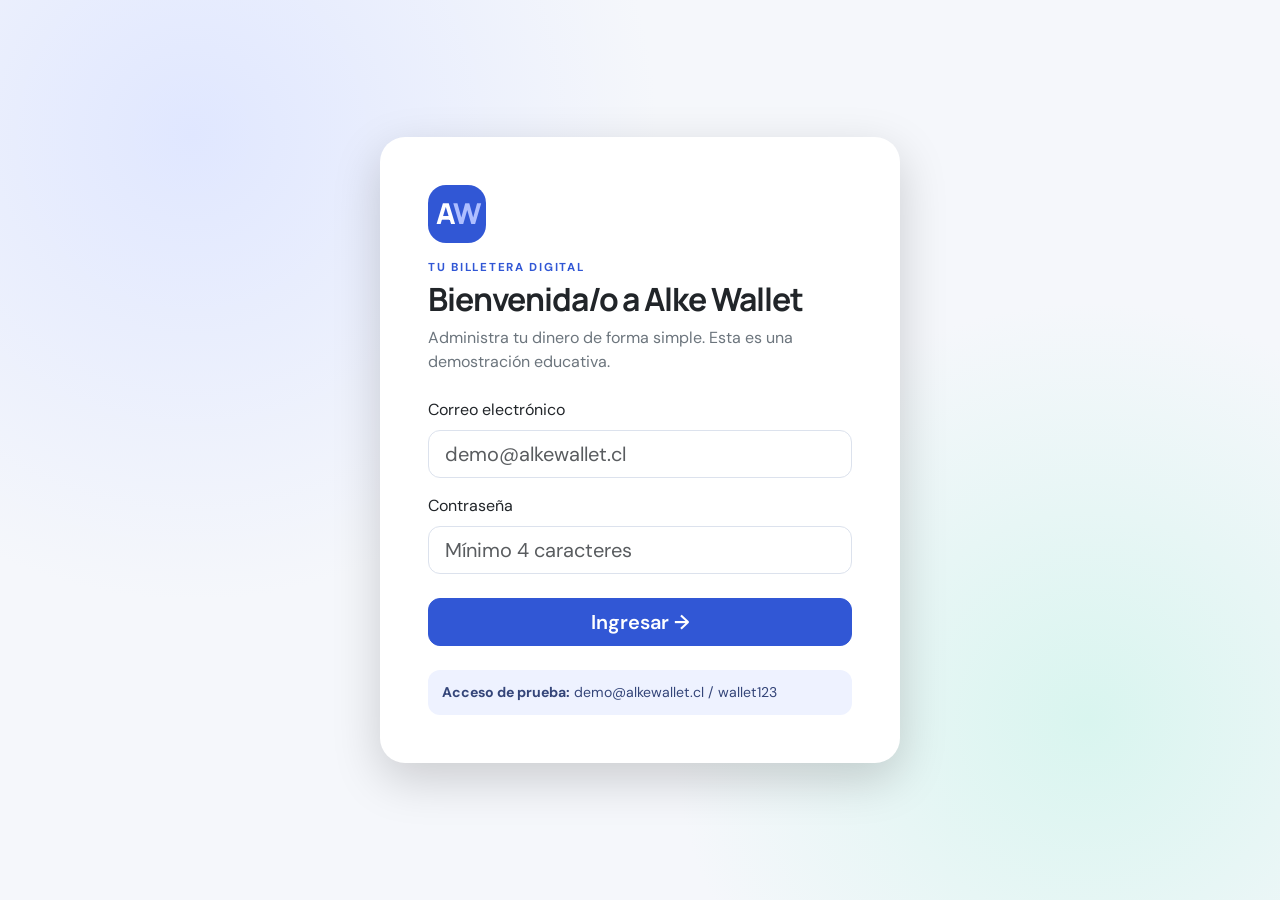
<file: index.html>
<!doctype html>
<html lang="es">
<head>
  <meta charset="utf-8">
  <meta name="viewport" content="width=device-width, initial-scale=1">
  <meta http-equiv="refresh" content="0; url=login.html">
  <title>Alke Wallet</title>
</head>
<body>
  <p>Abriendo Alke Wallet… Si no ocurre, <a href="login.html">ingresa aquí</a>.</p>
</body>
</html>
</file>
<file: css/styles.css>
@import url('https://fonts.googleapis.com/css2?family=DM+Sans:wght@400;500;600;700&family=Manrope:wght@500;600;700;800&display=swap');
:root{--ink:#18233b;--muted:#6d7890;--primary:#3157d5;--primary-dark:#243fa5;--pale:#eef2ff;--line:#e6eaf2;--surface:#fff;--bg:#f5f7fb}
*{box-sizing:border-box}body{font-family:'DM Sans',sans-serif;background:var(--bg);color:var(--ink);min-height:100vh}h1,h2,h3,.navbar-brand{font-family:'Manrope',sans-serif;letter-spacing:-.035em}.app-navbar{background:#18233b;padding:.9rem 0;box-shadow:0 4px 20px #17234218}.navbar-brand{letter-spacing:-.02em}.brand-icon{display:inline-flex;align-items:center;justify-content:center;background:#fff;color:var(--primary);font-size:.75rem;font-weight:800;width:35px;height:35px;border-radius:11px;margin-right:.4rem}.brand-mark{display:flex;align-items:center;justify-content:center;background:var(--primary);color:#fff;font-family:'Manrope',sans-serif;font-size:1.8rem;font-weight:800;letter-spacing:-.1em;width:58px;height:58px;border-radius:18px}.brand-mark span{color:#aebeff}.login-page{background:radial-gradient(circle at 15% 15%,#e0e7ff 0,transparent 35%),radial-gradient(circle at 85% 80%,#d9f5ef 0,transparent 32%),var(--bg)}.login-card{max-width:520px;border-radius:25px}.eyebrow{font-size:.72rem;letter-spacing:.15em;font-weight:700;color:var(--primary)}.form-control,.form-select{border-color:#dce2ed;border-radius:12px}.form-control:focus,.form-select:focus{border-color:#8ca2ff;box-shadow:0 0 0 .2rem #3157d51c}.btn{border-radius:12px;font-weight:600}.btn-primary{background:var(--primary);border-color:var(--primary)}.btn-primary:hover{background:var(--primary-dark);border-color:var(--primary-dark)}.demo-hint{background:var(--pale);padding:12px 14px;border-radius:12px;font-size:.88rem;color:#344579}.demo-pill{font-size:.8rem;font-weight:700;color:#147d62;background:#e2f7f0;border-radius:999px;padding:.55rem .85rem}.balance-panel{background:linear-gradient(120deg,#263b9b,#4267e8 65%,#7188f5);color:#fff;border-radius:24px;box-shadow:0 18px 45px #314cbd26}.balance-amount{font-family:'Manrope',sans-serif;font-size:clamp(2.25rem,5vw,3.7rem);font-weight:800;letter-spacing:-.06em;line-height:1.1}.content-panel{background:var(--surface);border:1px solid var(--line);border-radius:20px;box-shadow:0 8px 28px #17234207}.action-card{display:flex;align-items:center;gap:13px;background:#fff;border:1px solid var(--line);padding:18px;border-radius:18px;color:var(--ink);text-decoration:none;min-height:95px;transition:transform .18s,box-shadow .18s}.action-card:hover{transform:translateY(-3px);box-shadow:0 12px 25px #17234210;color:var(--primary)}.action-card strong,.action-card small{display:block}.action-card small{color:var(--muted);margin-top:3px}.action-icon{display:inline-flex;align-items:center;justify-content:center;flex:0 0 45px;width:45px;height:45px;border-radius:14px;background:var(--pale);color:var(--primary);font-size:1.5rem;font-weight:700}.disclaimer{font-size:.82rem;color:var(--muted)}.demo-hint,.notice-box{line-height:1.5}.notice-box{background:#fff8e8;border:1px solid #f4e3b7;color:#765a16;border-radius:15px;padding:16px;font-size:.9rem}.info-row{display:flex;gap:13px;margin-top:20px}.info-dot{flex:0 0 32px;width:32px;height:32px;border-radius:50%;display:flex;align-items:center;justify-content:center;background:var(--pale);color:var(--primary);font-weight:800}.transaction-row{display:flex;align-items:center;gap:13px;padding:15px 0;border-bottom:1px solid var(--line)}.transaction-row:last-child{border-bottom:0}.transaction-symbol{width:42px;height:42px;display:flex;align-items:center;justify-content:center;border-radius:14px;background:#f0f3fa;font-size:1.2rem}.transaction-details{min-width:0;flex:1}.transaction-details strong,.transaction-details small{display:block}.transaction-details small{color:var(--muted);margin-top:3px}.amount-positive{color:#168365;font-weight:700;white-space:nowrap}.amount-negative{color:#b63d51;font-weight:700;white-space:nowrap}.table>:not(caption)>*>*{padding:1rem .75rem;vertical-align:middle}.empty-state{text-align:center;padding:40px 15px;color:var(--muted)}.empty-state .empty-icon{font-size:2rem;margin-bottom:10px}.contact-chip{display:flex;align-items:center;gap:12px;padding:10px 0;border-bottom:1px solid var(--line)}.contact-chip:last-child{border-bottom:0}.contact-avatar{width:38px;height:38px;border-radius:50%;display:flex;align-items:center;justify-content:center;background:#e8edff;color:#3157d5;font-weight:800}.contact-chip small{display:block;color:var(--muted)}.ui-autocomplete{z-index:2000!important;background:#fff;border:1px solid var(--line);border-radius:10px;max-height:180px;overflow-y:auto;padding:6px;list-style:none;box-shadow:0 8px 20px #17234220}.ui-menu-item{padding:8px 10px;cursor:pointer}.ui-menu-item:hover{background:var(--pale)}@media(max-width:575px){.balance-panel{border-radius:18px}.action-card{padding:14px}.transaction-row{align-items:flex-start}.balance-amount{font-size:2.4rem}.navbar-nav{padding-top:12px}.login-card .card-body{padding:1.5rem!important}}
</file>
